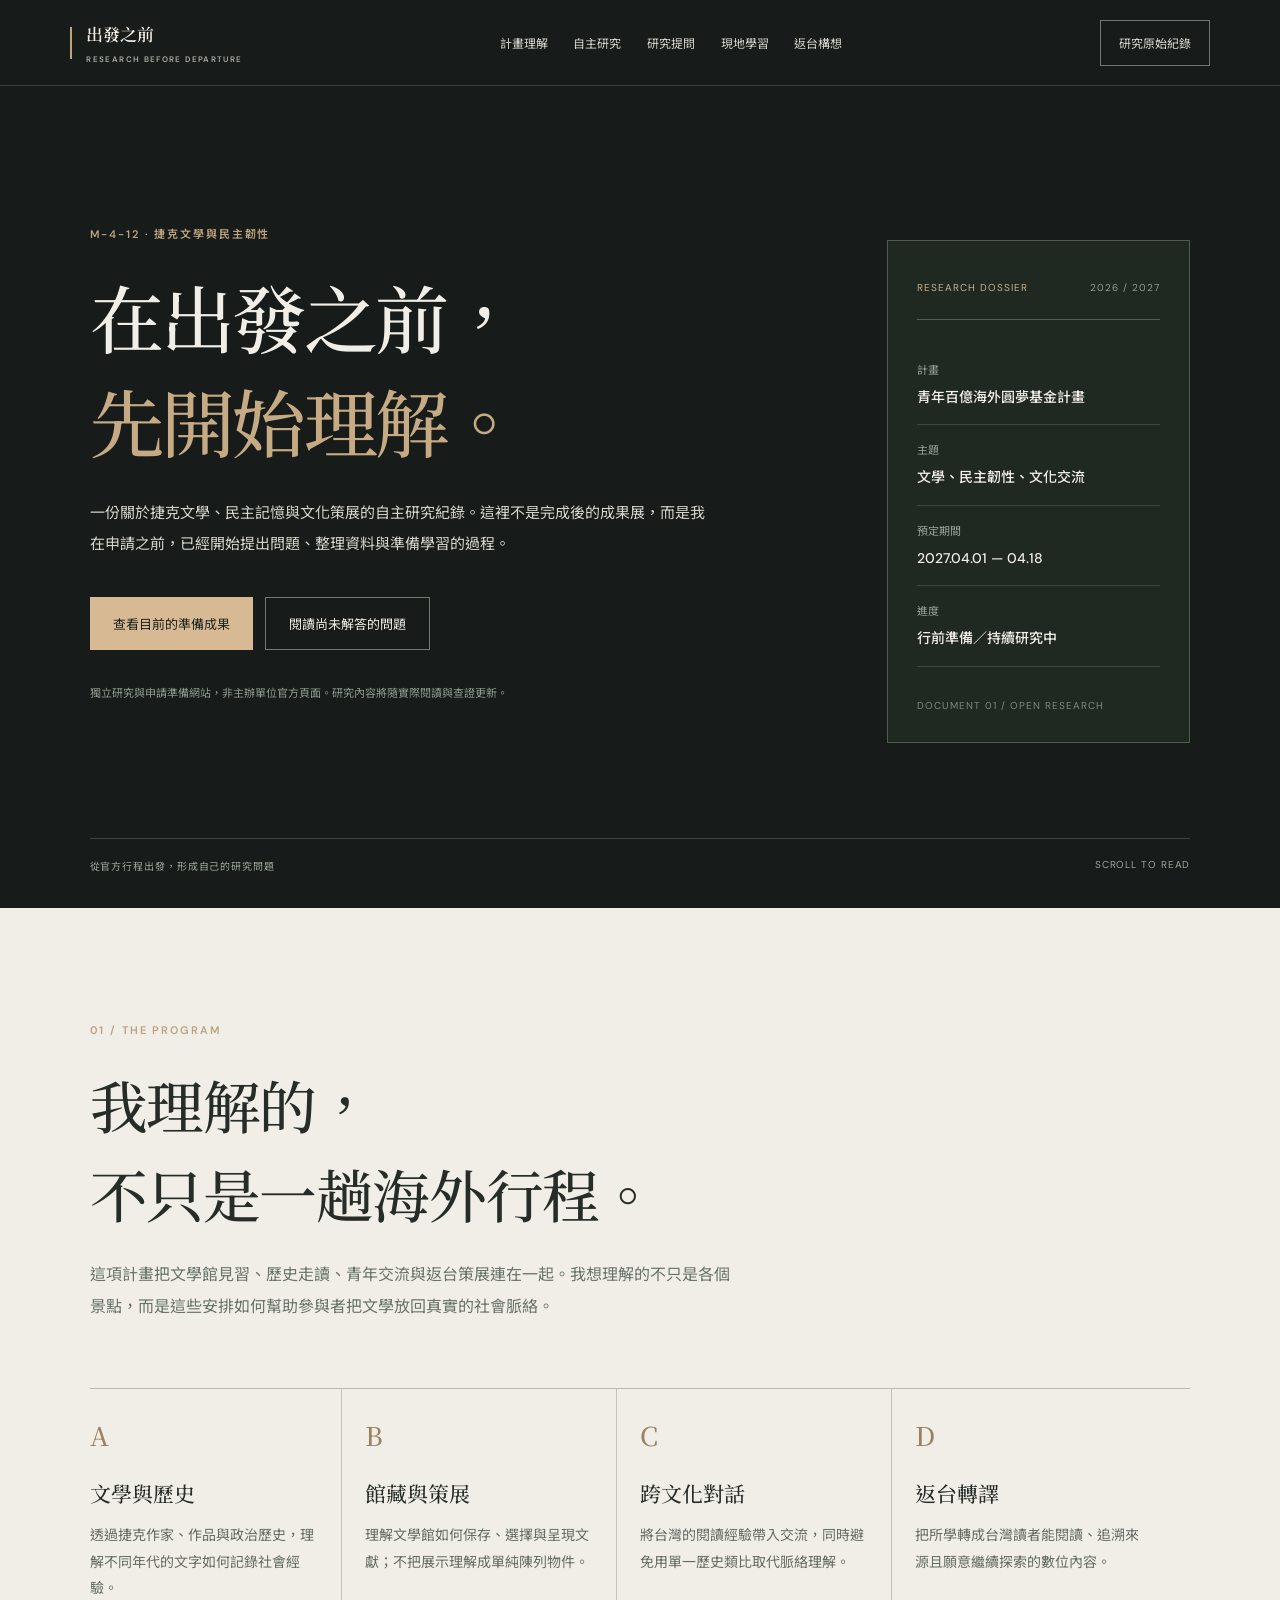
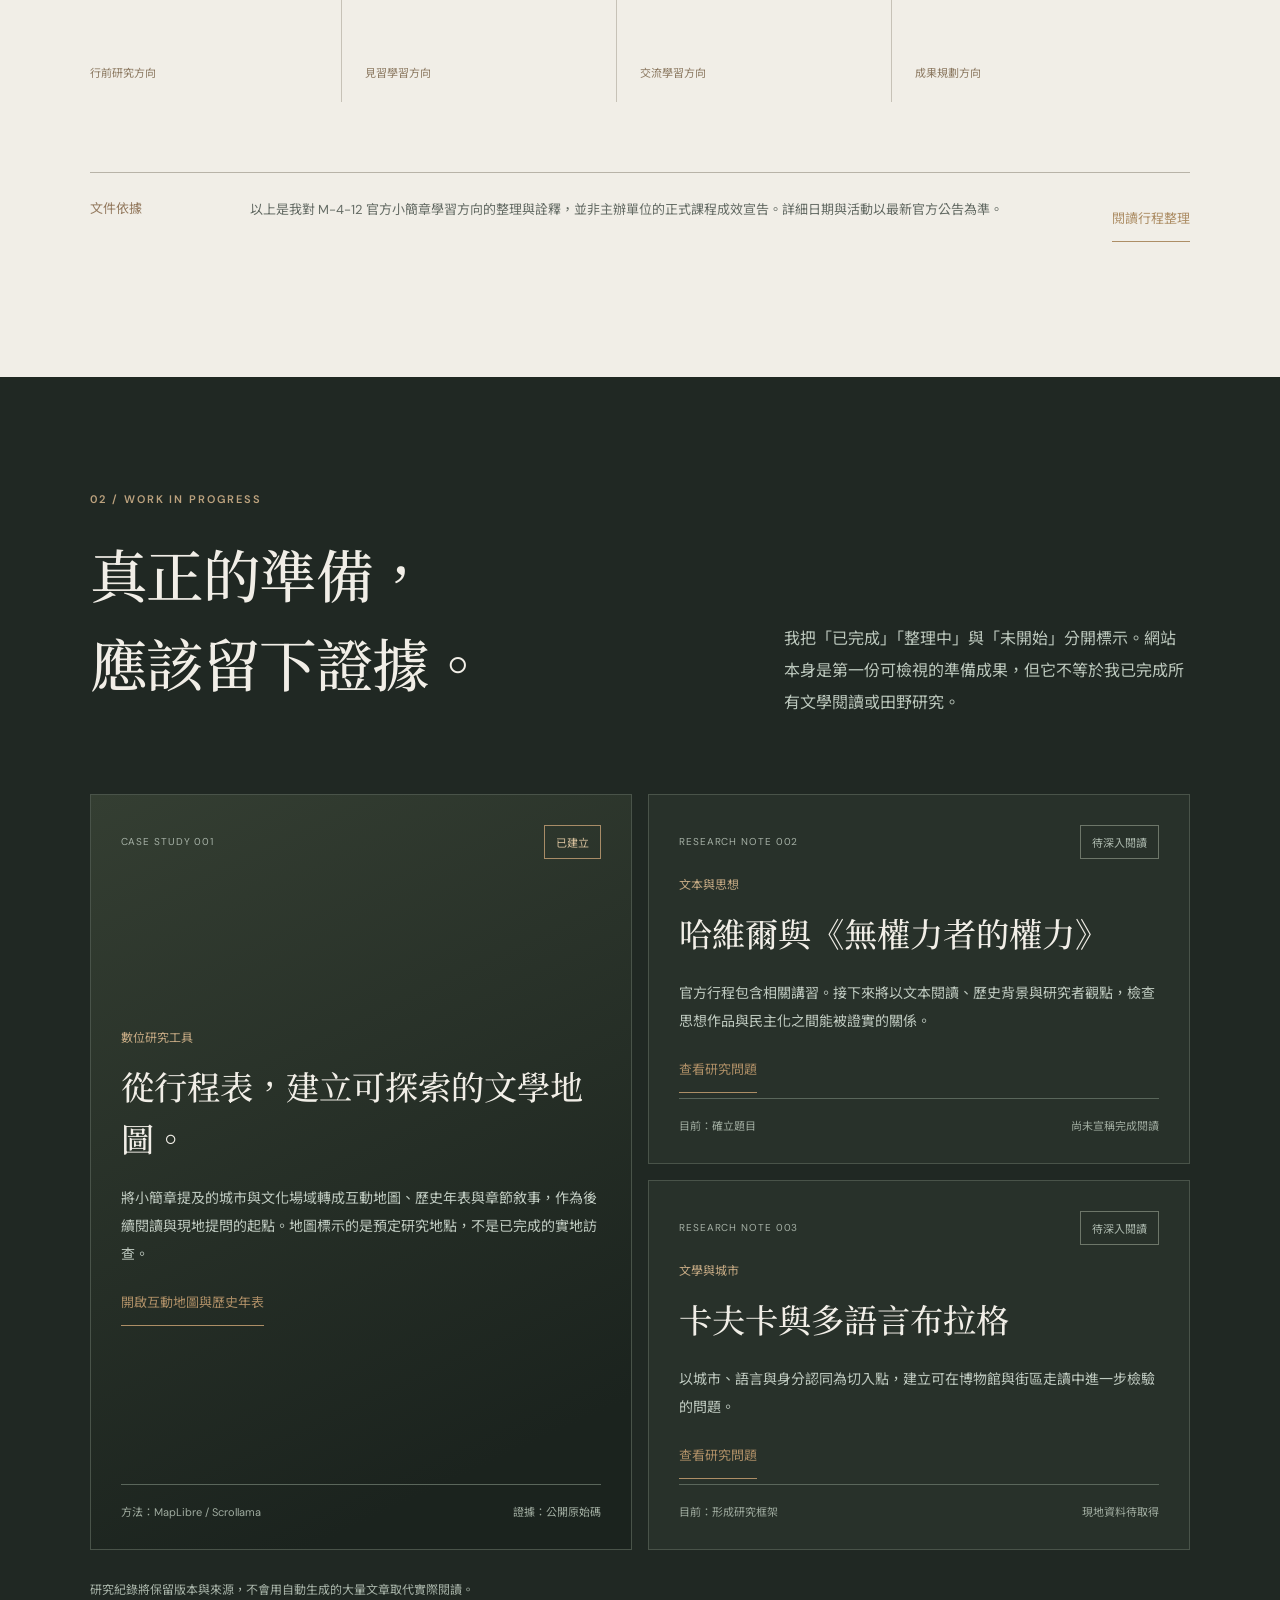
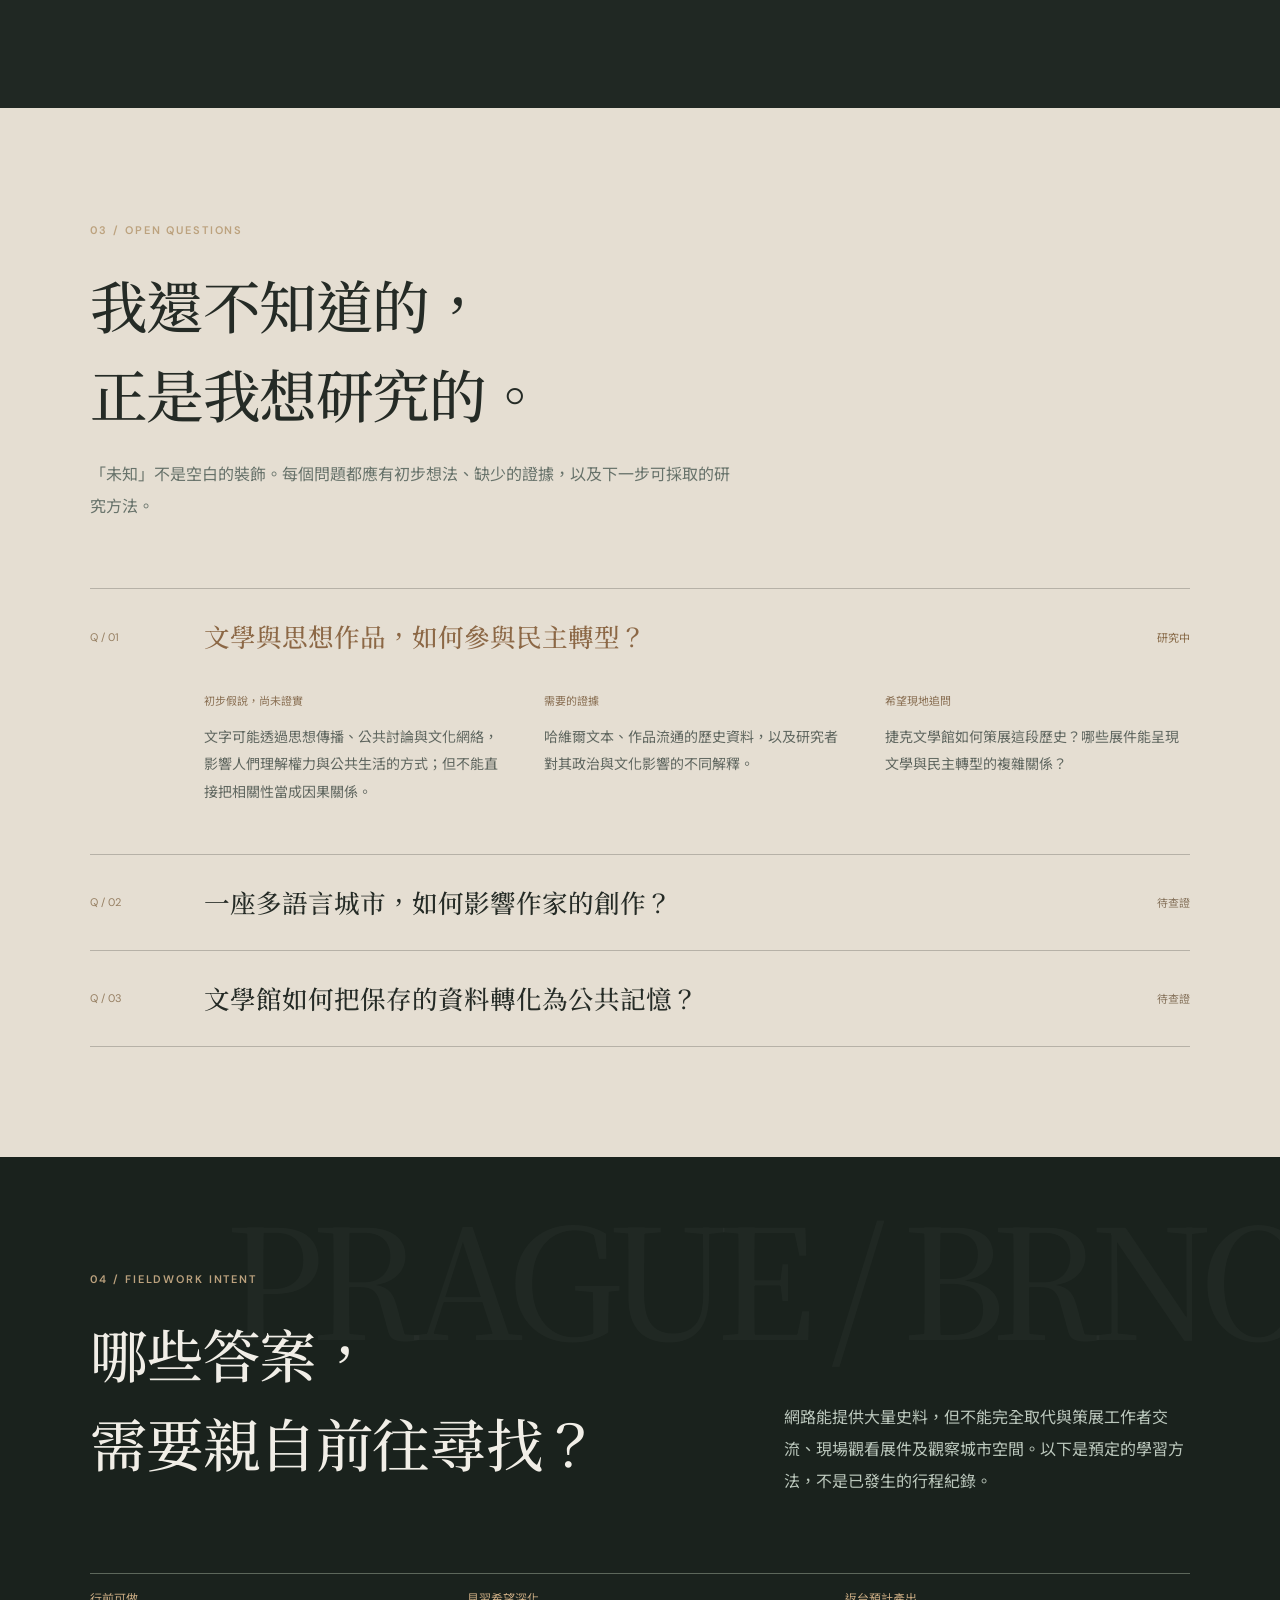
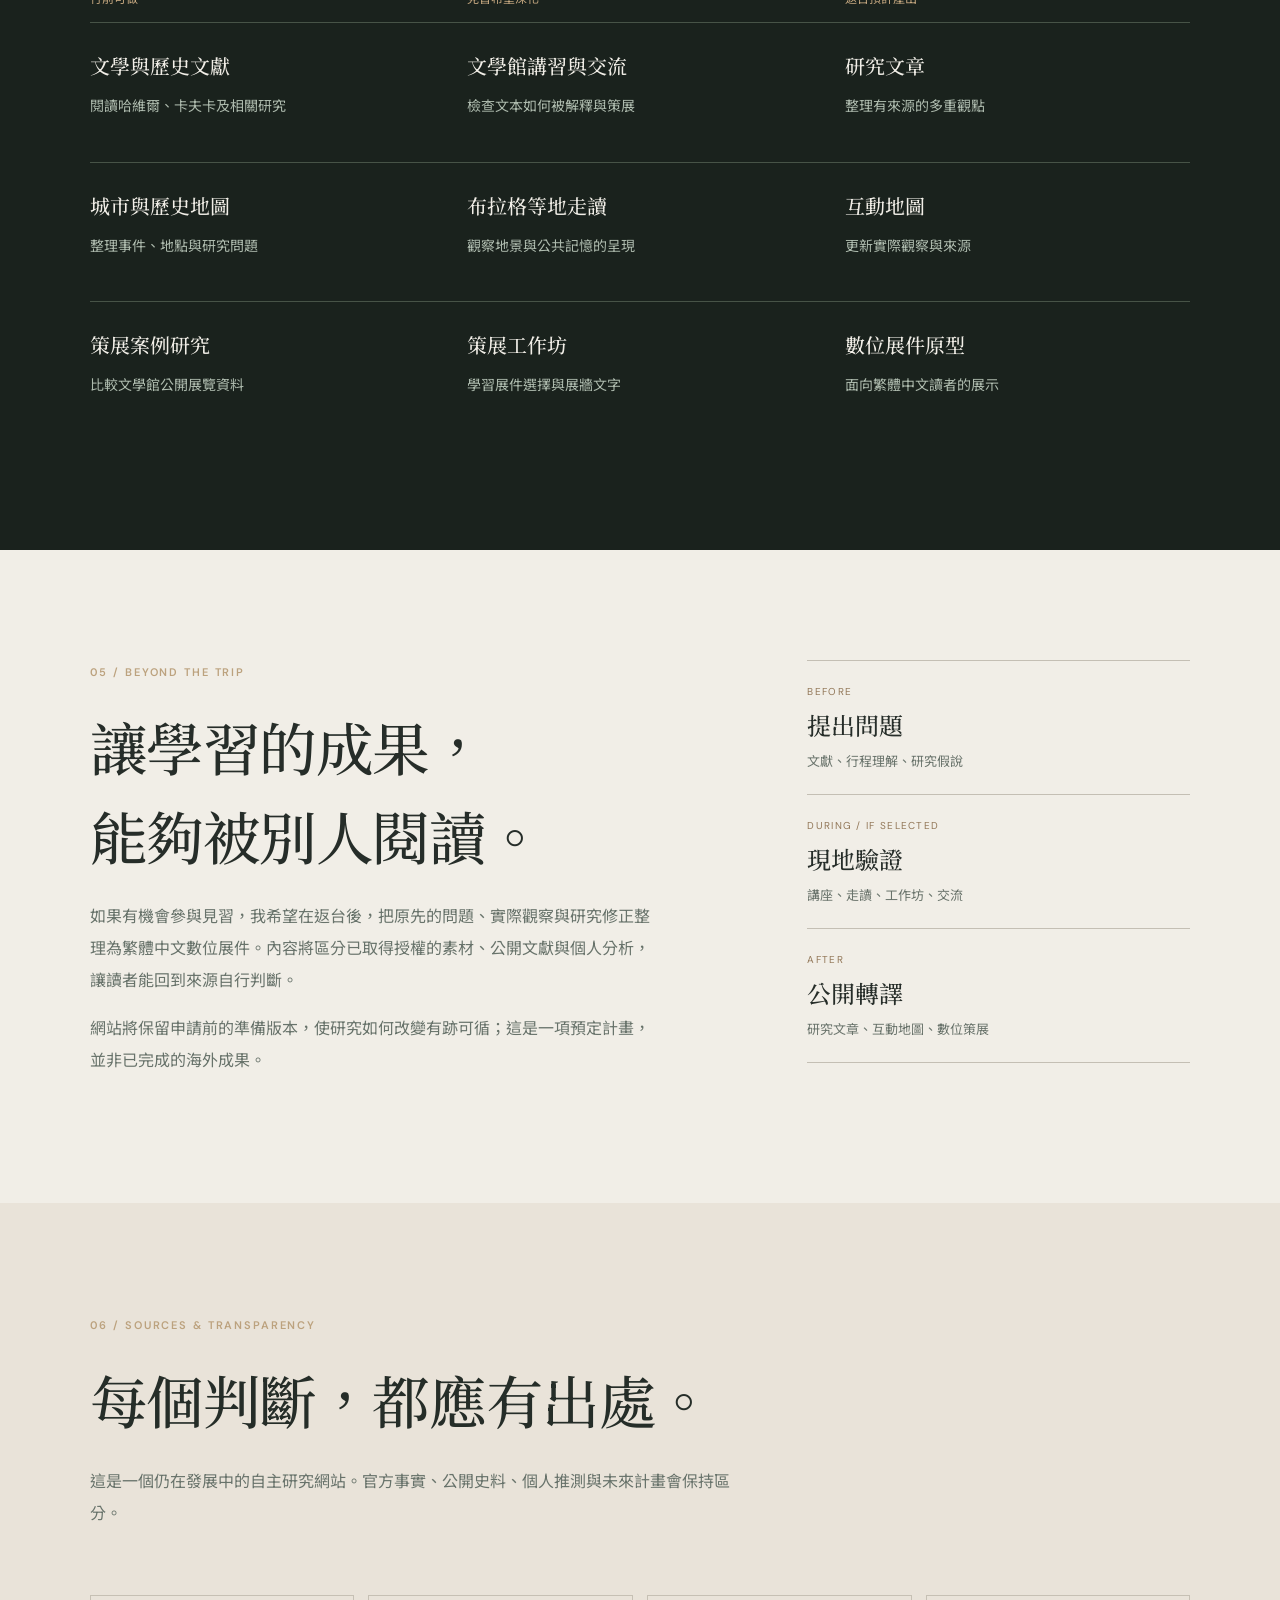
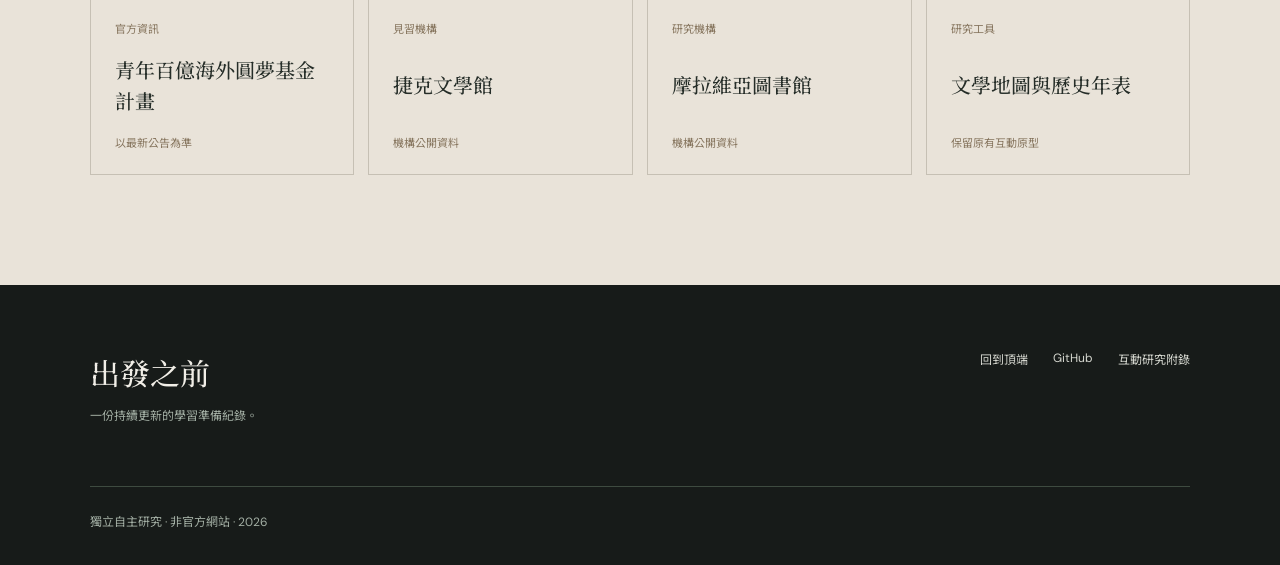
<file: index.html>
<!doctype html>
<html lang="zh-Hant">
<head>
<meta charset="utf-8"><meta name="viewport" content="width=device-width,initial-scale=1,viewport-fit=cover">
<meta name="theme-color" content="#171b19">
<meta name="description" content="M-4-12 捷克文學與民主韌性：一份公開的自主研究、計畫理解與海外見習準備紀錄。">
<meta property="og:title" content="在出發之前，先開始理解｜M-4-12 自主研究紀錄">
<meta property="og:description" content="已查證的計畫資訊、正在形成的問題，以及希望透過現地見習尋找的答案。">
<title>在出發之前，先開始理解｜捷克文學與民主韌性</title>
<link rel="preconnect" href="https://fonts.googleapis.com"><link rel="preconnect" href="https://fonts.gstatic.com" crossorigin>
<link href="https://fonts.googleapis.com/css2?family=DM+Sans:wght@400;500;600;700&family=Noto+Sans+TC:wght@400;500;600;700&family=Noto+Serif+TC:wght@400;500;600&display=swap" rel="stylesheet">
<link rel="stylesheet" href="./journal.css"><script defer src="./journal.js"></script>
</head>
<body><div class="reading-progress" aria-hidden="true"><span id="reading-progress-fill"></span></div>
<a class="skip" href="#main">跳至主要內容</a>
<header class="header" id="top"><a class="identity" href="#top" aria-label="回到首頁"><span class="identity-line" aria-hidden="true"></span><span>出發之前<small>RESEARCH BEFORE DEPARTURE</small></span></a><nav class="desktop" aria-label="主要導覽"><a href="#understanding">計畫理解</a><a href="#evidence">自主研究</a><a href="#questions">研究提問</a><a href="#field">現地學習</a><a href="#outcome">返台構想</a></nav><a class="source-link" href="https://github.com/Bn0u0/czech-100b-plan" target="_blank" rel="noopener noreferrer">研究原始紀錄</a><button id="nav-toggle" class="nav-toggle" aria-label="開啟導覽" aria-expanded="false" aria-controls="mobile-nav">選單</button></header>
<nav id="mobile-nav" class="mobile-nav" aria-label="手機導覽" hidden><a href="#understanding">計畫理解</a><a href="#evidence">自主研究</a><a href="#questions">研究提問</a><a href="#field">現地學習</a><a href="#outcome">返台構想</a><a href="#sources">資料來源</a></nav>
<main id="main">
<section class="hero"><div class="hero-grid"><div class="hero-main"><p class="eyebrow">M-4-12 · 捷克文學與民主韌性</p><h1>在出發之前，<br><em>先開始理解。</em></h1><p class="hero-lead">一份關於捷克文學、民主記憶與文化策展的自主研究紀錄。這裡不是完成後的成果展，而是我在申請之前，已經開始提出問題、整理資料與準備學習的過程。</p><div class="hero-actions"><a class="button solid" href="#evidence">查看目前的準備成果</a><a class="button outline" href="#questions">閱讀尚未解答的問題</a></div><p class="hero-footnote">獨立研究與申請準備網站，非主辦單位官方頁面。研究內容將隨實際閱讀與查證更新。</p></div><aside class="hero-aside"><p class="aside-title">RESEARCH DOSSIER <span>2026 / 2027</span></p><div class="aside-rule"></div><div class="dossier-item"><span>計畫</span><strong>青年百億海外圓夢基金計畫</strong></div><div class="dossier-item"><span>主題</span><strong>文學、民主韌性、文化交流</strong></div><div class="dossier-item"><span>預定期間</span><strong>2027.04.01 — 04.18</strong></div><div class="dossier-item"><span>進度</span><strong>行前準備／持續研究中</strong></div><div class="aside-bottom">DOCUMENT 01 / OPEN RESEARCH</div></aside></div><div class="hero-bottom"><span>從官方行程出發，形成自己的研究問題</span><span>SCROLL TO READ</span></div></section>
<section class="section light" id="understanding"><div class="section-heading"><span class="overline">01 / THE PROGRAM</span><h2>我理解的，<br>不只是一趟海外行程。</h2><p>這項計畫把文學館見習、歷史走讀、青年交流與返台策展連在一起。我想理解的不只是各個景點，而是這些安排如何幫助參與者把文學放回真實的社會脈絡。</p></div><div class="four" data-stagger><article><span class="ordinal">A</span><h3>文學與歷史</h3><p>透過捷克作家、作品與政治歷史，理解不同年代的文字如何記錄社會經驗。</p><small>行前研究方向</small></article><article><span class="ordinal">B</span><h3>館藏與策展</h3><p>理解文學館如何保存、選擇與呈現文獻；不把展示理解成單純陳列物件。</p><small>見習學習方向</small></article><article><span class="ordinal">C</span><h3>跨文化對話</h3><p>將台灣的閱讀經驗帶入交流，同時避免用單一歷史類比取代脈絡理解。</p><small>交流學習方向</small></article><article><span class="ordinal">D</span><h3>返台轉譯</h3><p>把所學轉成台灣讀者能閱讀、追溯來源且願意繼續探索的數位內容。</p><small>成果規劃方向</small></article></div><div class="document-note"><span>文件依據</span><p>以上是我對 M-4-12 官方小簡章學習方向的整理與詮釋，並非主辦單位的正式課程成效宣告。詳細日期與活動以最新官方公告為準。</p><a href="./docs/official-itinerary.md">閱讀行程整理</a></div></section>
<section class="section dark" id="evidence"><div class="section-heading split"><div><span class="overline">02 / WORK IN PROGRESS</span><h2>真正的準備，<br>應該留下證據。</h2></div><p>我把「已完成」「整理中」與「未開始」分開標示。網站本身是第一份可檢視的準備成果，但它不等於我已完成所有文學閱讀或田野研究。</p></div><div class="case-grid" data-stagger><article class="case featured"><div class="case-top"><span>CASE STUDY 001</span><span class="status done">已建立</span></div><div class="case-content"><p class="case-category">數位研究工具</p><h3>從行程表，建立可探索的文學地圖。</h3><p>將小簡章提及的城市與文化場域轉成互動地圖、歷史年表與章節敘事，作為後續閱讀與現地提問的起點。地圖標示的是預定研究地點，不是已完成的實地訪查。</p><a class="inline-link" href="./atlas.html">開啟互動地圖與歷史年表</a></div><div class="case-meta"><span>方法：MapLibre / Scrollama</span><span>證據：公開原始碼</span></div></article><article class="case"><div class="case-top"><span>RESEARCH NOTE 002</span><span class="status pending">待深入閱讀</span></div><div class="case-content"><p class="case-category">文本與思想</p><h3>哈維爾與《無權力者的權力》</h3><p>官方行程包含相關講習。接下來將以文本閱讀、歷史背景與研究者觀點，檢查思想作品與民主化之間能被證實的關係。</p><a class="inline-link" href="#question-1">查看研究問題</a></div><div class="case-meta"><span>目前：確立題目</span><span>尚未宣稱完成閱讀</span></div></article><article class="case"><div class="case-top"><span>RESEARCH NOTE 003</span><span class="status pending">待深入閱讀</span></div><div class="case-content"><p class="case-category">文學與城市</p><h3>卡夫卡與多語言布拉格</h3><p>以城市、語言與身分認同為切入點，建立可在博物館與街區走讀中進一步檢驗的問題。</p><a class="inline-link" href="#question-2">查看研究問題</a></div><div class="case-meta"><span>目前：形成研究框架</span><span>現地資料待取得</span></div></article></div><p class="section-after">研究紀錄將保留版本與來源，不會用自動生成的大量文章取代實際閱讀。</p></section>
<section class="section parchment" id="questions"><div class="section-heading"><span class="overline">03 / OPEN QUESTIONS</span><h2>我還不知道的，<br>正是我想研究的。</h2><p>「未知」不是空白的裝飾。每個問題都應有初步想法、缺少的證據，以及下一步可採取的研究方法。</p></div><div class="question-list"><details id="question-1" open><summary><span>Q / 01</span><strong>文學與思想作品，如何參與民主轉型？</strong><span class="detail-state">研究中</span></summary><div class="question-body"><div><small>初步假說，尚未證實</small><p>文字可能透過思想傳播、公共討論與文化網絡，影響人們理解權力與公共生活的方式；但不能直接把相關性當成因果關係。</p></div><div><small>需要的證據</small><p>哈維爾文本、作品流通的歷史資料，以及研究者對其政治與文化影響的不同解釋。</p></div><div><small>希望現地追問</small><p>捷克文學館如何策展這段歷史？哪些展件能呈現文學與民主轉型的複雜關係？</p></div></div></details><details id="question-2"><summary><span>Q / 02</span><strong>一座多語言城市，如何影響作家的創作？</strong><span class="detail-state">待查證</span></summary><div class="question-body"><div><small>初步假說，尚未證實</small><p>語言環境、文化身分與城市空間可能共同形塑文學經驗；需要避免將作家簡化為單一國族敘事。</p></div><div><small>需要的證據</small><p>卡夫卡相關傳記、原始文本、布拉格語言史與不同研究觀點。</p></div><div><small>希望現地追問</small><p>博物館與城市導覽如何向不同語言背景的讀者呈現卡夫卡？</p></div></div></details><details id="question-3"><summary><span>Q / 03</span><strong>文學館如何把保存的資料轉化為公共記憶？</strong><span class="detail-state">待查證</span></summary><div class="question-body"><div><small>初步假說，尚未證實</small><p>展件選擇、說明文字、空間動線與互動形式，可能改變觀眾理解文學的方式。</p></div><div><small>需要的證據</small><p>捷克文學館與其他文學機構的公開策展案例、展覽目錄及典藏政策。</p></div><div><small>希望現地追問</small><p>策展團隊如何在學術準確、公共理解與有限展場資源之間取捨？</p></div></div></details></div></section>
<section class="section dark field-section" id="field"><div class="field-watermark" aria-hidden="true">PRAGUE / BRNO</div><div class="section-heading split"><div><span class="overline">04 / FIELDWORK INTENT</span><h2>哪些答案，<br>需要親自前往尋找？</h2></div><p>網路能提供大量史料，但不能完全取代與策展工作者交流、現場觀看展件及觀察城市空間。以下是預定的學習方法，不是已發生的行程紀錄。</p></div><div class="field-table" data-stagger><div class="field-head"><span>行前可做</span><span>見習希望深化</span><span>返台預計產出</span></div><div class="field-row"><div><b>文學與歷史文獻</b><p>閱讀哈維爾、卡夫卡及相關研究</p></div><div><b>文學館講習與交流</b><p>檢查文本如何被解釋與策展</p></div><div><b>研究文章</b><p>整理有來源的多重觀點</p></div></div><div class="field-row"><div><b>城市與歷史地圖</b><p>整理事件、地點與研究問題</p></div><div><b>布拉格等地走讀</b><p>觀察地景與公共記憶的呈現</p></div><div><b>互動地圖</b><p>更新實際觀察與來源</p></div></div><div class="field-row"><div><b>策展案例研究</b><p>比較文學館公開展覽資料</p></div><div><b>策展工作坊</b><p>學習展件選擇與展牆文字</p></div><div><b>數位展件原型</b><p>面向繁體中文讀者的展示</p></div></div></div></section>
<section class="section light" id="outcome"><div class="outcome-layout"><div><span class="overline">05 / BEYOND THE TRIP</span><h2>讓學習的成果，<br>能夠被別人閱讀。</h2><p>如果有機會參與見習，我希望在返台後，把原先的問題、實際觀察與研究修正整理為繁體中文數位展件。內容將區分已取得授權的素材、公開文獻與個人分析，讓讀者能回到來源自行判斷。</p><p>網站將保留申請前的準備版本，使研究如何改變有跡可循；這是一項預定計畫，並非已完成的海外成果。</p></div><div class="outcome-steps" data-stagger><div><span>BEFORE</span><strong>提出問題</strong><p>文獻、行程理解、研究假說</p></div><div><span>DURING / IF SELECTED</span><strong>現地驗證</strong><p>講座、走讀、工作坊、交流</p></div><div><span>AFTER</span><strong>公開轉譯</strong><p>研究文章、互動地圖、數位策展</p></div></div></div></section>
<section class="section sources-section" id="sources"><div class="section-heading"><span class="overline">06 / SOURCES & TRANSPARENCY</span><h2>每個判斷，都應有出處。</h2><p>這是一個仍在發展中的自主研究網站。官方事實、公開史料、個人推測與未來計畫會保持區分。</p></div><div class="source-grid" data-stagger><a href="https://twpathfinder.yda.gov.tw/" target="_blank" rel="noopener noreferrer"><span>官方資訊</span><strong>青年百億海外圓夢基金計畫</strong><small>以最新公告為準</small></a><a href="https://www.muzeumliteratury.cz/en/" target="_blank" rel="noopener noreferrer"><span>見習機構</span><strong>捷克文學館</strong><small>機構公開資料</small></a><a href="https://www.mzk.cz/en" target="_blank" rel="noopener noreferrer"><span>研究機構</span><strong>摩拉維亞圖書館</strong><small>機構公開資料</small></a><a href="./atlas.html"><span>研究工具</span><strong>文學地圖與歷史年表</strong><small>保留原有互動原型</small></a></div></section>
</main><footer><div><strong>出發之前</strong><p>一份持續更新的學習準備紀錄。</p></div><div><a href="#top">回到頂端</a><a href="https://github.com/Bn0u0/czech-100b-plan">GitHub</a><a href="./atlas.html">互動研究附錄</a></div><small>獨立自主研究 · 非官方網站 · 2026</small></footer>
</body></html>
</file>
<file: journal.css>
:root{--ink:#171b19;--deep:#1d2521;--paper:#f1eee7;--warm:#e9e1d3;--line:#d3cdc1;--accent:#bca27e;--muted:#707a71;--serif:"Noto Serif TC",serif;--sans:"DM Sans","Noto Sans TC",sans-serif}*{box-sizing:border-box}html{scroll-behavior:smooth;scroll-padding-top:80px}body{margin:0;background:var(--ink);color:var(--paper);font-family:var(--sans);-webkit-font-smoothing:antialiased}a{color:inherit;text-decoration:none}button{font:inherit;cursor:pointer}a:focus-visible,button:focus-visible,summary:focus-visible{outline:3px solid var(--accent);outline-offset:4px}::selection{background:#d4b58b;color:#141b16}.skip{position:absolute;top:-100px;left:10px;background:white;color:black;padding:12px;z-index:99}.skip:focus{top:10px}.header{height:86px;padding:0 clamp(24px,5.5vw,100px);display:flex;align-items:center;justify-content:space-between;gap:24px;border-bottom:1px solid #ffffff27;position:relative;z-index:5;background:#171b19}.identity{display:flex;align-items:center;gap:14px;font:600 17px var(--serif);white-space:nowrap}.identity-line{height:32px;width:2px;background:var(--accent)}.identity small{display:block;font:600 8px var(--sans);letter-spacing:.17em;margin-top:8px;color:#a9aca4}.desktop{display:flex;align-items:center;gap:clamp(16px,2vw,34px)}.desktop a,.source-link{font-size:12px;color:#d5d6ce}.desktop a:hover,.source-link:hover{color:var(--accent)}.source-link{border:1px solid #71776c;padding:13px 18px;white-space:nowrap}.nav-toggle,.mobile-nav{display:none}.hero{min-height:690px;background:var(--ink);padding:clamp(76px,10vw,145px) clamp(24px,7vw,130px) 35px}.hero-grid{display:grid;grid-template-columns:minmax(0,1.65fr) minmax(290px,.72fr);gap:clamp(45px,8vw,130px);align-items:start}.eyebrow,.overline{font-size:11px;letter-spacing:.17em;text-transform:uppercase;color:var(--accent);font-weight:600}.hero h1{font:500 clamp(48px,5.8vw,94px)/1.4 var(--serif);letter-spacing:-.035em;margin:24px 0 25px}.hero h1 em{font-style:normal;color:#c6aa83}.hero-lead{font-size:clamp(15px,1.1vw,18px);line-height:2.05;color:#d5d6ce;max-width:620px}.hero-actions{display:flex;gap:12px;flex-wrap:wrap;margin-top:38px}.button{display:inline-flex;align-items:center;justify-content:center;padding:16px 23px;min-height:48px;font-size:13px;transition:background .25s,color .25s}.button.solid{background:#d7b993;color:#1d241f}.button.solid:hover{background:#f1d5ad}.button.outline{border:1px solid #74786f}.button.outline:hover{background:#ffffff12}.hero-footnote{font-size:11px;color:#8f9b90;line-height:1.8;margin-top:34px}.hero-aside{border:1px solid #505c52;background:#202822;padding:30px 29px;max-width:390px;margin-top:26px}.aside-title{display:flex;justify-content:space-between;gap:10px;font-size:10px;letter-spacing:.1em;color:#c9af88}.aside-title span{color:#8e9c90}.aside-rule{height:1px;background:#526053;margin:25px 0}.dossier-item{padding:16px 0;border-bottom:1px solid #3b463d;display:flex;flex-direction:column;gap:9px}.dossier-item span{font-size:11px;color:#97a399}.dossier-item strong{font-size:14px;font-weight:500;line-height:1.6}.aside-bottom{font-size:10px;letter-spacing:.1em;color:#7c897f;margin-top:32px}.hero-bottom{display:flex;justify-content:space-between;gap:20px;border-top:1px solid #3e473f;margin-top:95px;padding-top:19px;font-size:10px;letter-spacing:.09em;color:#9ca79c}.section{padding:110px clamp(24px,7vw,130px)}.light{background:var(--paper);color:#262d29}.parchment{background:#e5ded2;color:#252b26}.dark{background:#202823;color:var(--paper)}.section-heading{max-width:760px;margin-bottom:65px}.section-heading h2,.outcome-layout h2{font:500 clamp(36px,4.5vw,68px)/1.55 var(--serif);letter-spacing:-.025em;margin:21px 0}.section-heading p,.outcome-layout>div:first-child>p{font-size:16px;line-height:2;color:#68736b;max-width:640px}.dark .section-heading p{color:#bbc7bc}.split{display:grid;grid-template-columns:1fr .65fr;max-width:none;align-items:end;gap:70px}.split p{margin-bottom:10px}.four{display:grid;grid-template-columns:repeat(4,1fr);border-top:1px solid #bbb8ad}.four article{padding:27px 23px 20px 0;border-right:1px solid #c7c2b7;margin-right:23px}.four article:last-child{border-right:0}.ordinal{font:500 26px var(--serif);color:#9b8061}.four h3{font:500 21px var(--serif);margin:25px 0 14px}.four p{font-size:14px;line-height:1.9;color:#656c65;min-height:125px}.four small{font-size:11px;color:#8b7860}.document-note{margin-top:70px;padding:25px 0;border-top:1px solid #b8b3a8;display:grid;grid-template-columns:130px 1fr auto;align-items:start;gap:30px;font-size:13px}.document-note span{color:#93795e}.document-note p{line-height:1.8;margin:0;color:#646b64}.document-note a,.inline-link{color:#ad8e66;border-bottom:1px solid currentColor;padding-bottom:5px;display:inline-flex;align-items:center;min-height:44px;font-size:13px}.case-grid{display:grid;grid-template-columns:repeat(2,1fr);gap:16px}.case{background:#28312a;border:1px solid #495349;min-height:370px;padding:30px;display:flex;flex-direction:column;justify-content:space-between}.case.featured{grid-row:span 2;min-height:755px;background:linear-gradient(155deg,#343e32,#1b231e 85%)}.case-top{display:flex;align-items:center;justify-content:space-between;gap:15px;font-size:10px;letter-spacing:.09em;color:#a5b0a5}.status{font-size:11px;letter-spacing:0;border:1px solid #6d7669;padding:8px 11px}.status.done{color:#d9c29e;border-color:#a88c67}.status.pending{color:#aebbb0}.case-content{margin:auto 0}.case-category{font-size:12px;color:#c6aa84;margin-bottom:15px}.case h3{font:500 clamp(26px,2.6vw,43px)/1.55 var(--serif);margin:0 0 20px}.case p:not(.case-category){font-size:14px;line-height:2;color:#bfcac0;max-width:510px}.case-meta{border-top:1px solid #5a665b;padding-top:18px;display:flex;gap:16px;justify-content:space-between;flex-wrap:wrap;color:#a0aca0;font-size:11px}.section-after{margin:30px 0 0;color:#a8b4a9;font-size:12px}.question-list{border-top:1px solid #b6b1a7}.question-list details{border-bottom:1px solid #b6b1a7}.question-list summary{display:grid;grid-template-columns:90px 1fr 100px;align-items:center;gap:24px;padding:27px 0;cursor:pointer;list-style:none;min-height:86px}.question-list summary::-webkit-details-marker{display:none}.question-list summary span:first-child{font-size:11px;color:#967f62}.question-list summary strong{font:500 clamp(17px,2vw,26px)/1.6 var(--serif)}.detail-state{font-size:11px;color:#87745d;text-align:right}.question-body{padding:5px 0 34px 114px;display:grid;grid-template-columns:repeat(3,1fr);gap:35px}.question-body small{color:#8b7155;font-size:11px}.question-body p{font-size:14px;line-height:1.95;color:#606760}.field-section{background:#1a221d}.field-table{border-top:1px solid #5d675b}.field-head,.field-row{display:grid;grid-template-columns:repeat(3,1fr);gap:32px}.field-head{padding:15px 0;color:#c7a981;font-size:12px}.field-row{border-top:1px solid #475347;padding:28px 0}.field-row b{font:500 20px var(--serif)}.field-row p{font-size:14px;line-height:1.8;color:#aebbae}.outcome-layout{display:grid;grid-template-columns:1.2fr .8fr;gap:13%;align-items:start}.outcome-steps{border-top:1px solid #c4bfb4}.outcome-steps>div{border-bottom:1px solid #c4bfb4;padding:24px 0;display:flex;flex-direction:column;gap:9px}.outcome-steps span{font-size:10px;letter-spacing:.13em;color:#927758}.outcome-steps strong{font:500 24px var(--serif)}.outcome-steps p{font-size:13px;color:#69736b;margin:0}.sources-section{background:#e9e3d9;color:#252d28}.source-grid{display:grid;grid-template-columns:repeat(4,1fr);gap:14px}.source-grid a{min-height:180px;padding:24px;border:1px solid #c6c0b4;display:flex;flex-direction:column;justify-content:space-between;transition:background .2s}.source-grid a:hover{background:#f5f1e8}.source-grid span,.source-grid small{font-size:11px;color:#87765f}.source-grid strong{font:500 20px/1.55 var(--serif)}footer{background:#171b19;padding:65px clamp(24px,7vw,130px) 35px;display:grid;grid-template-columns:1fr 1fr;gap:50px}footer strong{font:500 30px var(--serif)}footer p,footer small{font-size:12px;color:#a3afa4}footer>div:nth-child(2){display:flex;justify-content:flex-end;gap:25px;align-items:start;flex-wrap:wrap}footer a{font-size:12px;color:#d6d8d0}footer small{grid-column:1/-1;border-top:1px solid #3e4b40;padding-top:25px}
@media(max-width:1050px){.desktop{gap:14px}.desktop a{font-size:11px}.source-link{display:none}.four{grid-template-columns:repeat(2,1fr)}.four article{margin-right:12px}.four p{min-height:0}.source-grid{grid-template-columns:repeat(2,1fr)}}
@media(max-width:780px){.header{height:70px}.desktop{display:none}.nav-toggle{display:block;background:none;color:#eee5d6;border:1px solid #6e776b;padding:12px 16px;min-height:44px}.mobile-nav:not([hidden]){display:flex;position:absolute;z-index:10;left:0;right:0;top:70px;background:#202923;flex-direction:column;padding:12px 24px 25px;border-bottom:1px solid #687468}.mobile-nav a{padding:13px 0;min-height:46px;border-bottom:1px solid #ffffff19;font-size:15px}.hero{padding-top:75px;min-height:0}.hero-grid{grid-template-columns:1fr;gap:22px}.hero-aside{max-width:none;margin-top:10px}.hero-bottom{margin-top:65px}.section{padding-top:78px;padding-bottom:78px}.split{grid-template-columns:1fr;gap:0}.case.featured{min-height:470px;grid-row:auto}.case-grid{grid-template-columns:1fr}.case{min-height:340px}.question-body{padding-left:0;grid-template-columns:1fr;gap:13px}.outcome-layout{grid-template-columns:1fr;gap:35px}.document-note{grid-template-columns:1fr;gap:10px}.document-note a{justify-self:start}}
@media(max-width:520px){.identity{font-size:15px}.identity small{font-size:7px}.hero h1{font-size:clamp(40px,10vw,55px)}.hero-lead{font-size:15px}.hero-bottom span:last-child{display:none}.hero-actions{flex-direction:column;align-items:stretch}.four{grid-template-columns:1fr}.four article{border-right:0;border-bottom:1px solid #c7c2b7;padding:20px 0;margin:0}.four article:last-child{border-bottom:0}.section-heading h2,.outcome-layout h2{font-size:clamp(33px,9vw,45px)}.section-heading p,.outcome-layout>div:first-child>p{font-size:15px}.case{padding:25px}.question-list summary{grid-template-columns:55px 1fr;gap:12px}.detail-state{grid-column:2;text-align:left}.field-head{display:none}.field-row{grid-template-columns:1fr;gap:18px}.field-row>div:not(:first-child){padding-top:15px;border-top:1px solid #3c483d}.source-grid{grid-template-columns:1fr}.source-grid a{min-height:140px}footer{grid-template-columns:1fr;gap:20px}footer>div:nth-child(2){justify-content:flex-start}footer small{grid-column:1}.hero-aside{padding:22px}}
@media(prefers-reduced-motion:reduce){html{scroll-behavior:auto}*,*:before,*:after{transition:none!important;animation:none!important}}
/* Motion study V2.1 — original implementation, no copied theme assets. */
.reading-progress{position:fixed;inset:0 0 auto;height:2px;z-index:30;pointer-events:none}
.reading-progress span{display:block;width:100%;height:100%;background:#d6b68c;transform:scaleX(0);transform-origin:left;will-change:transform}
.hero-main{animation:journal-hero-in 900ms cubic-bezier(.16,1,.3,1) both}
.hero-aside{animation:journal-hero-in 1100ms 140ms cubic-bezier(.16,1,.3,1) both}
@keyframes journal-hero-in{from{opacity:0;transform:translateY(22px)}to{opacity:1;transform:translateY(0)}}
@media(prefers-reduced-motion:no-preference){
  .js-motion [data-reveal]{opacity:0;transform:translateY(24px);transition:opacity 750ms cubic-bezier(.16,1,.3,1),transform 750ms cubic-bezier(.16,1,.3,1)}
  .js-motion [data-reveal].is-visible{opacity:1;transform:none}
  .js-motion [data-stagger] > *{opacity:0;transform:translateY(24px);transition:opacity 650ms cubic-bezier(.16,1,.3,1),transform 650ms cubic-bezier(.16,1,.3,1);transition-delay:var(--stagger-delay,0ms)}
  .js-motion [data-stagger].is-visible > *{opacity:1;transform:none}
  .case{transition:background-color 350ms ease,border-color 350ms ease,box-shadow 350ms ease}
  .case:hover{border-color:#bba17d;box-shadow:0 16px 50px #00000025}
  .source-grid a{transition:background-color 260ms ease,transform 260ms cubic-bezier(.16,1,.3,1)}
  .source-grid a:hover{transform:translateY(-3px)}
}
.field-section{position:relative;overflow:hidden;isolation:isolate}
.field-watermark{position:absolute;right:-2%;top:4%;font:500 clamp(60px,12vw,190px)/1 var(--serif);white-space:nowrap;letter-spacing:-.08em;color:#ffffff07;pointer-events:none;z-index:-1}
.question-list details[open] summary{color:#8c6846}
.question-list details[open] .detail-state{color:#876947}
@media(prefers-reduced-motion:reduce){.hero-main,.hero-aside{animation:none}.reading-progress span{will-change:auto}.js-motion [data-reveal],.js-motion [data-stagger]>*{opacity:1!important;transform:none!important;transition:none!important}}
</file>
